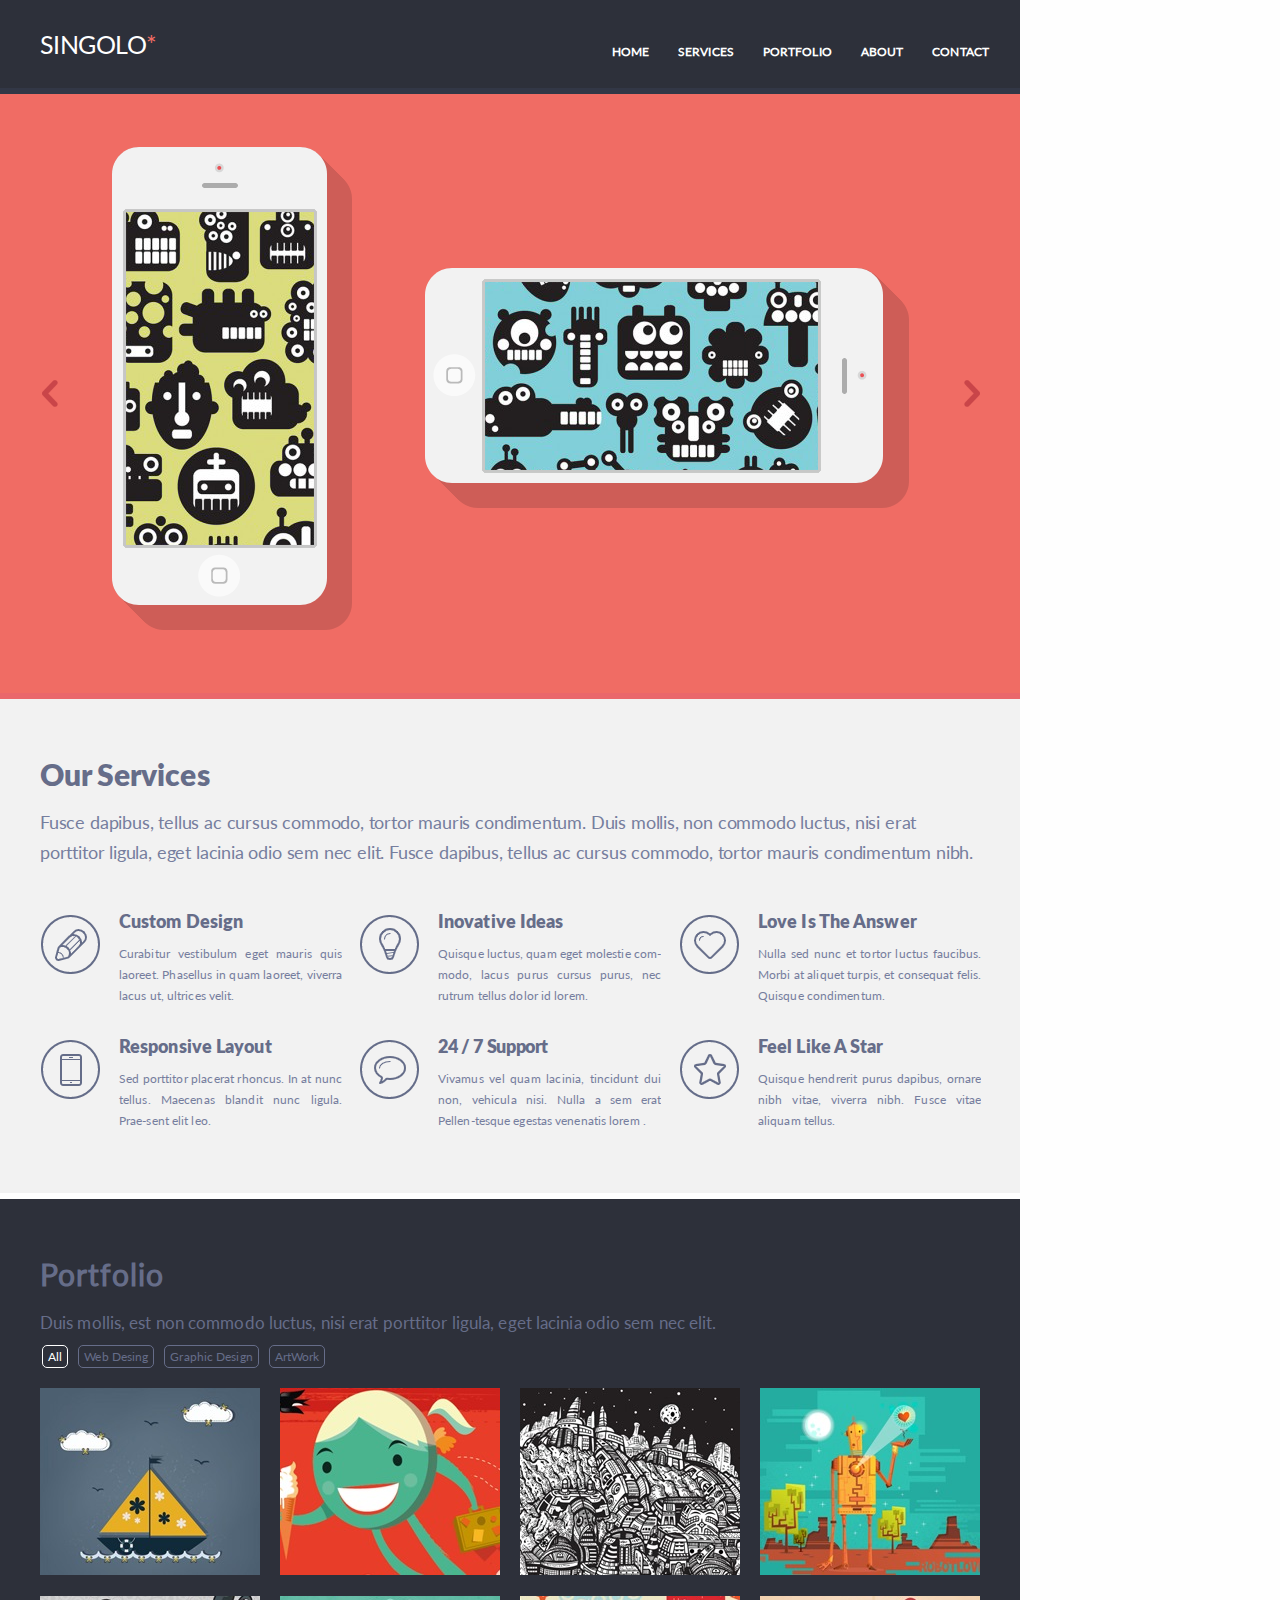
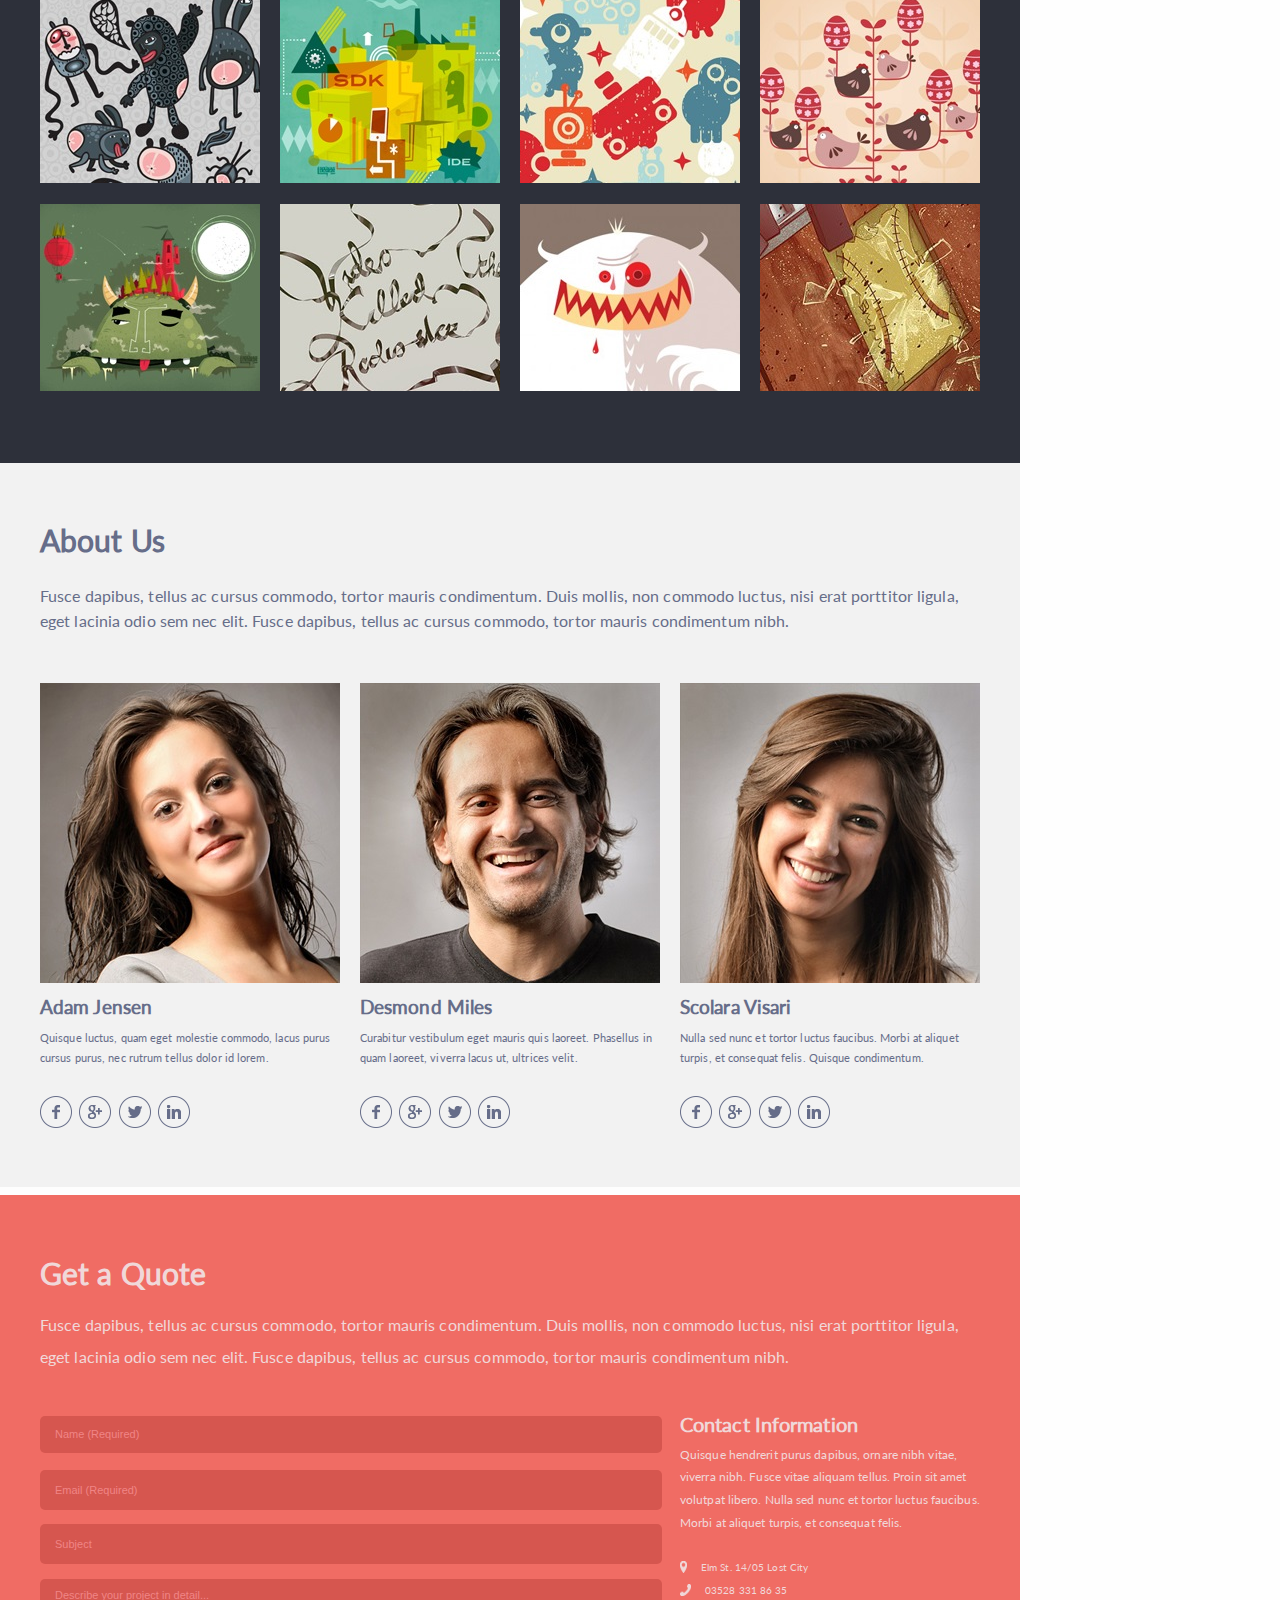
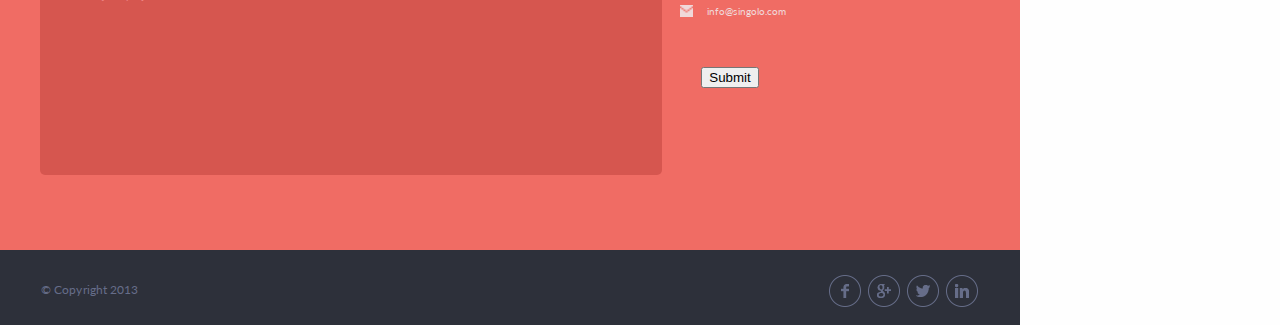
<file: index.html>
<!DOCTYPE html>
<html lang="en">
<head>
    <meta charset="UTF-8">
    <meta name="viewport" content="width=device-width, initial-scale=1.0">
    <link href="style.css" rel="stylesheet">
    <link href="https://fonts.googleapis.com/css?family=Open+Sans&display=swap" rel="stylesheet">
</head>
<body>
    <header class="header">
        <div class="wrapper">   
            <div class="header__navigation">
                <h1 class="logo">Singolo<span>*</span></h1>
                <nav class="nav">
                    <ul class="nav__element">
                        <li class="nav__element__item">home</li>
                        <li class="nav__element__item">services</li>
                        <li class="nav__element__item">portfolio</li>
                        <li class="nav__element__item">about</li>
                        <li class="nav__element__item">contact</li>
                    </ul>
                </nav>
            </div>
        </div>
    </header>
    <section class="promo">
        <div class="slide">
            <div class="wrapper">
                <div class="slide__inner">
                    <div class="slide__item">
                        <div class="phone_ver">
                            <img src="assets/images/Phone V.png" alt="phone">
                        </div>
                        <div class="phone_hor">
                            <img src="assets/images/Phone H.png" alt="phone">
                        </div>
                    </div>
                    <div class="left">
                        <div class="arrow-left">
                            <img src="assets/images/left.png" alt="left">
                        </div>
                    </div>
                    <div class="right">
                        <div class="arrow-right">
                            <img src="assets/images/right.png" alt="right">
                        </div>
                    </div>
                </div>
            </div>
        </div>
    </section>
    <section class="services">
        <div class="text-wrapper">
            <h2 class="services__title">Our Services</h2>
            <p class="services__subtitle">Fusce dapibus, tellus ac cursus commodo, tortor mauris condimentum. Duis mollis, non commodo luctus, nisi erat porttitor ligula, eget lacinia odio sem nec elit. Fusce dapibus, tellus ac cursus commodo, tortor mauris condimentum nibh.</p>
            <div class="features-wrapper">
            <div class="layout-3-column">
                <div class="benefit-content">
                    <div class="benefit-content__logo">
                        <img src="assets/images/pen.png" alt="pen">
                    </div>
                    <h3 class="benefit-content__item__title">Custom Design</h3>
                    <p class="benefit-content__item__text">Curabitur vestibulum eget mauris quis laoreet. Phasellus in
                        quam laoreet, viverra lacus ut, ultrices velit.</p>
                </div>
                <div class="benefit-content">
                    <div class="benefit-content__logo">
                        <img src="assets/images/phone.png" alt="phone">
                    </div>
                    <h3 class="benefit-content__item__title">Responsive Layout</h3>
                    <p class="benefit-content__item__text">Sed porttitor placerat rhoncus. In at nunc tellus. Maecenas
                        blandit nunc ligula. Prae-sent elit leo.</p>
                </div>
            </div>
            <div class="layout-3-column">   
                <div class="benefit-content">
                    <div class="benefit-content__logo">
                        <img src="assets/images/light.png" alt="light" >
                    </div>
                    <h3 class="benefit-content__item__title">Inovative Ideas</h3>
                    <p class="benefit-content__item__text">Quisque luctus, quam eget molestie com-modo, lacus purus
                        cursus purus, nec rutrum tellus dolor id lorem.</p>
                </div>
                <div class="benefit-content">
                    <div class="benefit-content__logo">
                        <img src="assets/images/chat.png" alt="chat" >
                    </div>
                    <h3 class="benefit-content__item__title benefit-content__item__title-ls">24  / 7  Support</h3>
                    <p class="benefit-content__item__text benefit-content__item__text-ls">Vivamus vel quam lacinia, tincidunt dui non, vehicula nisi.
                        Nulla a sem erat Pellen-tesque egestas venenatis lorem .</p>
                </div>
            </div>    
            <div class="layout-3-column">
                <div class="benefit-content">
                    <div class="benefit-content__logo">
                        <img src="assets/images/heart.png" alt="heart">
                    </div>
                    <h3 class="benefit-content__item__title">Love Is The Answer</h3>
                    <p class="benefit-content__item__text">Nulla sed nunc et tortor luctus faucibus. Morbi at aliquet turpis, et consequat felis. Quisque condimentum.</p>
                </div>
                <div class="benefit-content">
                    <div class="benefit-content__logo">
                        <img src="assets/images/star.png" alt="star">
                    </div>
                    <h3 class="benefit-content__item__title">Feel Like A Star</h3>
                    <p class="benefit-content__item__text">Quisque hendrerit purus dapibus, ornare nibh vitae, viverra
                        nibh. Fusce vitae aliquam tellus.</p>
                </div>
            </div>
            </div>
        </div> 
        </div>
    </section>
    <section>
        <div class="wrapper">
            <div class="Portfolio">
                <h2>Portfolio</h2>
                <div class="Portfolio-text">
                    <p>Duis mollis, est non commodo luctus, nisi erat porttitor ligula, eget lacinia odio sem nec elit.</p>
                </div>
                <nav>
                    <ul class="sort">
                        <li>All</li>
                        <li>Web Desing</li>
                        <li>Graphic Design </li>
                        <li>ArtWork</li>
                    </ul>
                </nav>
                <div class="layout-4-column">
                    <div class="img">
                        <img src="assets/images/portfolio-images/row1/1.jpg" alt="phone">
                    </div>
                    <div class="img">
                        <img src="assets/images/portfolio-images/row1/2.jpg" alt="phone">
                    </div>
                    <div class="img">
                        <img src="assets/images/portfolio-images/row1/3.jpg" alt="phone">
                    </div>
                    <div class="img">
                        <img src="assets/images/portfolio-images/row1/4.jpg" alt="phone">
                    </div>
                </div>
                <div class="layout-4-column">
                    <div class="img">
                        <img src="assets/images/portfolio-images/row2/1.jpg" alt="phone">
                    </div>
                    <div class="img">
                        <img src="assets/images/portfolio-images/row2/2.jpg" alt="phone">
                    </div>
                    <div class="img">
                        <img src="assets/images/portfolio-images/row2/3.jpg" alt="phone">
                    </div>
                    <div class="img">
                        <img src="assets/images/portfolio-images/row2/4.jpg" alt="phone">
                    </div>
                </div>
                <div class="layout-4-column">
                    <div class="img">
                        <img src="assets/images/portfolio-images/row3/1.jpg" alt="phone">
                    </div>
                    <div class="img">
                        <img src="assets/images/portfolio-images/row3/2.jpg" alt="phone">
                    </div>
                    <div class="img">
                        <img src="assets/images/portfolio-images/row3/3.jpg" alt="phone">
                    </div>
                    <div class="img">
                        <img src="assets/images/portfolio-images/row3/4.jpg" alt="phone">
                    </div>
                </div>
            </div>
    
    
        </div>
    </section>
    <section>
        <div class=" aboutus">
            <div>
                <h2 class="aboutus-header">About Us</h2>
                <p class="aboutus-text">Fusce dapibus, tellus ac cursus commodo, tortor mauris condimentum.
                    Duis mollis, non commodo luctus, nisi erat porttitor ligula, eget lacinia odio sem nec elit. Fusce
                    dapibus, tellus ac cursus commodo, tortor mauris condimentum nibh.</p>
            </div>
    
    
            <div class="employees-conteiner">
                <div class="employees">
                    <div class="img">
                        <img src="assets/images/employees-photo/adam.jpg" alt="phone">
                    </div>
                    <h3 class="employees-header">Adam Jensen</h3>
                    <p class="employees-content">Quisque luctus, quam eget molestie commodo, lacus purus cursus purus, nec rutrum tellus dolor id
                        lorem.</p>
                    <div class="share">
                        <img src="assets/images\Social Media/Facebook.png" alt="heart">
                        <img src="assets/images\Social Media/Google.png" alt="heart">
                        <img src="assets/images\Social Media/Twitter.png" alt="heart">
                        <img src="assets/images\Social Media/LinkedIn.png" alt="heart">
                    </div>
                </div>
    
                <div class="employees">
                    <div class="img">
                        <img src="assets/images/employees-photo/desmond.jpg" alt="phone">
                    </div>
                    <h3 class="employees-header">Desmond Miles</h3>
                    <p class="employees-content">Curabitur vestibulum eget mauris quis laoreet. Phasellus in quam laoreet, viverra lacus ut,
                        ultrices velit.</p>
                    <div class="share">
                        <img src="assets/images\Social Media/Facebook.png" alt="heart">
                        <img src="assets/images\Social Media/Google.png" alt="heart">
                        <img src="assets/images\Social Media/Twitter.png" alt="heart">
                        <img src="assets/images\Social Media/LinkedIn.png" alt="heart">
                    </div>
                </div>
    
    
                <div class="employees">
                    <div class="img">
                        <img src="assets/images/employees-photo/scolara.jpg" alt="phone">
                    </div>
                    <h3 class="employees-header">Scolara Visari</h3>
                    <p class="employees-content">Nulla sed nunc et tortor luctus faucibus. Morbi at aliquet turpis, et consequat felis. Quisque
                        condimentum.</p>
                    <div class="share">
                        <img src="assets/images\Social Media/Facebook.png" alt="heart">
                        <img src="assets/images\Social Media/Google.png" alt="heart">
                        <img src="assets/images\Social Media/Twitter.png" alt="heart">
                        <img src="assets/images\Social Media/LinkedIn.png" alt="heart">
                    </div>
                </div>
    
            </div>
    
        </div>
    
    
        </div>
    </section>
    <section class="quote-container">
        <div class="wrapper">
            <div class="quote">
                <div>
                    <h1 class="qoute__h">Get a Quote</h1>
                    <p class="text__quote">Fusce dapibus, tellus ac cursus commodo, tortor mauris condimentum. Duis mollis,
                        non commodo luctus,
                        nisi
                        erat porttitor ligula, eget lacinia odio sem nec elit. Fusce dapibus, tellus ac cursus commodo,
                        tortor
                        mauris condimentum nibh.</p>
                </div>
                <div class="reg">
                    <div class="layout-5-column">
                        <input class="name" type="name" value="Name (Required) ">
                        <input class="email" type="email" value="Email (Required)">
                        <input class="subject" type="subject" value="Subject">
                        <input class="detail"  type="text" value="Describe your project in detail..." >
                    </div>
                    <div class="contact">
                        <h2 class="contact_inf">Contact Information</h2>
                        <p class="contact__text">Quisque hendrerit purus dapibus, ornare nibh vitae, viverra nibh. Fusce
                            vitae aliquam tellus.
                            Proin
                            sit amet volutpat libero. Nulla sed nunc et tortor luctus faucibus. Morbi at aliquet turpis, et
                            consequat felis. </p>
                        <div class="iqons_1">
                            <img class="inqons__feat1" src="assets/images/location.png" alt="">
                            <p class="contact_iqons">Elm St. 14/05 Lost City</p>
                        </div>
                        <div class="iqons_2">
                            <img class="inqons__feat2" src="assets/images/phone..png" alt="">
                            <p class="contact_iqons"> 03528 331 86 35 </p>
                        </div>
                        <div class="iqons_3">
                            <img class="inqons__feat3" src="assets/images/mail.png" alt="">
                            <p class="contact_iqons">info@singolo.com</p>
                            
                        </div>
                        <p class="Submit" style="text-align: center"><button>Submit</button>
                    </div>
                </div>
            </div>
        </div>
    </section>
    <footer>
        <div class="wrapper">
            <div class="footer">
                <div class="footer__text">
                    <p> © Copyright 2013</p>
                </div>
                <div class="social">
                    <div class="social_1">
                        <img src="assets/images\Social Media/Facebook.png" alt="heart">
                    </div>
                    <div class="social_1">
                        <img src="assets/images\Social Media/Google.png" alt="heart">
                    </div>
                    <div class="social_1">
                        <img src="assets/images\Social Media/Twitter.png" alt="heart">
                    </div>
                    <div class="social_1">
                        <img src="assets/images\Social Media/LinkedIn.png" alt="heart">
                    </div>
                </div>
            </div>
    </footer>
</body>
</html>
</file>
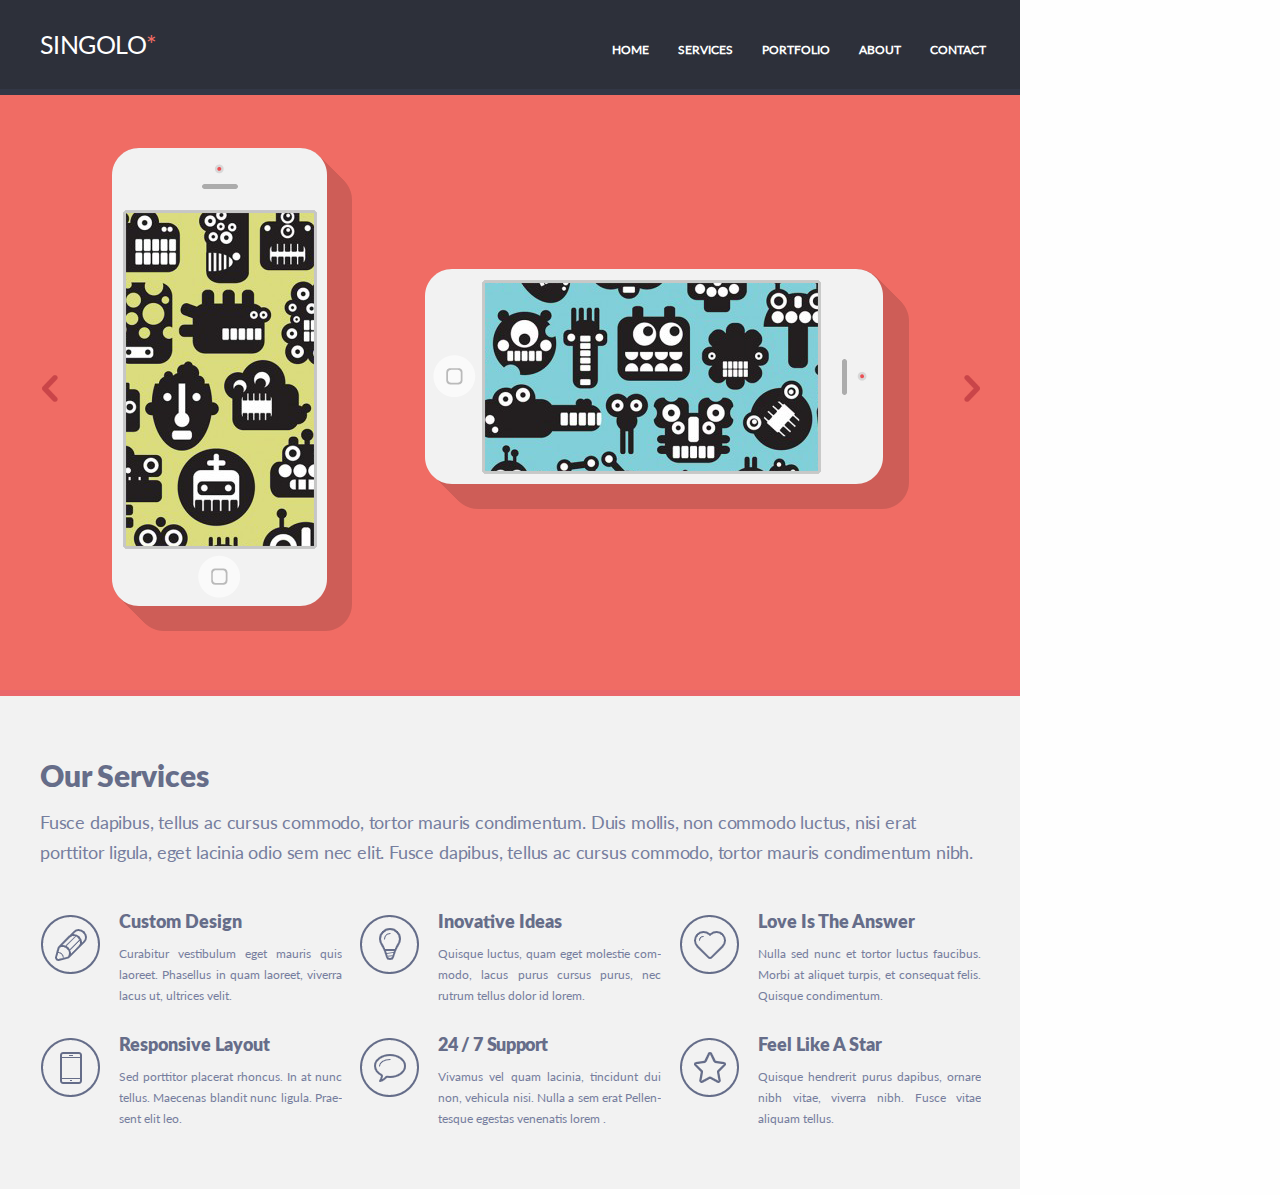
<file: singolo.html>
<!DOCTYPE html>
<html lang="en">
<head>
    <meta charset="UTF-8">
    <meta name="viewport" content="width=device-width, initial-scale=1.0">
    <link href="singolo.css" rel="stylesheet">
    <link href="https://fonts.googleapis.com/css?family=Open+Sans&display=swap" rel="stylesheet">
</head>
<body>
    <header class="header">
        <div class="wrapper">
            <div class="header__navigation">
                <h1 class="logo">Singolo<span>*</span></h1>
                <nav class="nav">
                    <ul class="nav__element">
                        <li class="nav__element__item">home</li>
                        <li class="nav__element__item">services</li>
                        <li class="nav__element__item">portfolio</li>
                        <li class="nav__element__item">about</li>
                        <li class="nav__element__item">contact</li>
                    </ul>
                </nav>
            </div>
        </div>
    </header>
    <section class="promo">
        <div class="slide">
            <div class="wrapper">
                <div class="slide__inner">
                    <div class="slide__item">
                        <div class="phone_ver">
                            <img src="assets/images/Phone V.png" alt="phone">
                        </div>
                        <div class="phone_hor">
                            <img src="assets/images/Phone H.png" alt="phone">
                        </div>
                    </div>
                    <div class="left">
                        <div class="arrow-left">
                            <img src="assets/images/left.png" alt="left">
                        </div>
                    </div>
                    <div class="right">
                        <div class="arrow-right">
                            <img src="assets/images/right.png" alt="right">
                        </div>
                    </div>
                </div>
            </div>
        </div>
    </section>
    <section class="services">
        <div class="text-wrapper">
            <h2 class="services__title">Our Services</h2>
            <p class="services__subtitle">Fusce dapibus, tellus ac cursus commodo, tortor mauris condimentum. Duis mollis, non commodo luctus, nisi erat porttitor ligula, eget lacinia odio sem nec elit. Fusce dapibus, tellus ac cursus commodo, tortor mauris condimentum nibh.</p>
            <div class="features-wrapper">
            <div class="layout-3-column">
                <div class="benefit-content">
                    <div class="benefit-content__logo">
                        <img src="assets/images/pen.png" alt="pen">
                    </div>
                    <h3 class="benefit-content__item__title">Custom Design</h3>
                    <p class="benefit-content__item__text">Curabitur vestibulum eget mauris quis laoreet. Phasellus in
                        quam laoreet, viverra lacus ut, ultrices velit.</p>
                </div>
                <div class="benefit-content">
                    <div class="benefit-content__logo">
                        <img src="assets/images/phone.png" alt="phone">
                    </div>
                    <h3 class="benefit-content__item__title">Responsive Layout</h3>
                    <p class="benefit-content__item__text">Sed porttitor placerat rhoncus. In at nunc tellus. Maecenas
                        blandit nunc ligula. Prae-sent elit leo.</p>
                </div>
            </div>
            <div class="layout-3-column">   
                <div class="benefit-content">
                    <div class="benefit-content__logo">
                        <img src="assets/images/light.png" alt="light" >
                    </div>
                    <h3 class="benefit-content__item__title">Inovative Ideas</h3>
                    <p class="benefit-content__item__text">Quisque luctus, quam eget molestie com-modo, lacus purus
                        cursus purus, nec rutrum tellus dolor id lorem.</p>
                </div>
                <div class="benefit-content">
                    <div class="benefit-content__logo">
                        <img src="assets/images/chat.png" alt="chat" >
                    </div>
                    <h3 class="benefit-content__item__title benefit-content__item__title-ls">24  / 7  Support</h3>
                    <p class="benefit-content__item__text benefit-content__item__text-ls">Vivamus vel quam lacinia, tincidunt dui non, vehicula nisi.
                        Nulla a sem erat Pellen-tesque egestas venenatis lorem .</p>
                </div>
            </div>    
            <div class="layout-3-column">
                <div class="benefit-content">
                    <div class="benefit-content__logo">
                        <img src="assets/images/heart.png" alt="heart">
                    </div>
                    <h3 class="benefit-content__item__title">Love Is The Answer</h3>
                    <p class="benefit-content__item__text">Nulla sed nunc et tortor luctus faucibus. Morbi at aliquet turpis, et consequat felis. Quisque condimentum.</p>
                </div>
                <div class="benefit-content">
                    <div class="benefit-content__logo">
                        <img src="assets/images/star.png" alt="star">
                    </div>
                    <h3 class="benefit-content__item__title">Feel Like A Star</h3>
                    <p class="benefit-content__item__text">Quisque hendrerit purus dapibus, ornare nibh vitae, viverra
                        nibh. Fusce vitae aliquam tellus.</p>
                </div>
            </div>
            </div>
        </div> 
        </div>
    </section>
</body>
</html>
</file>
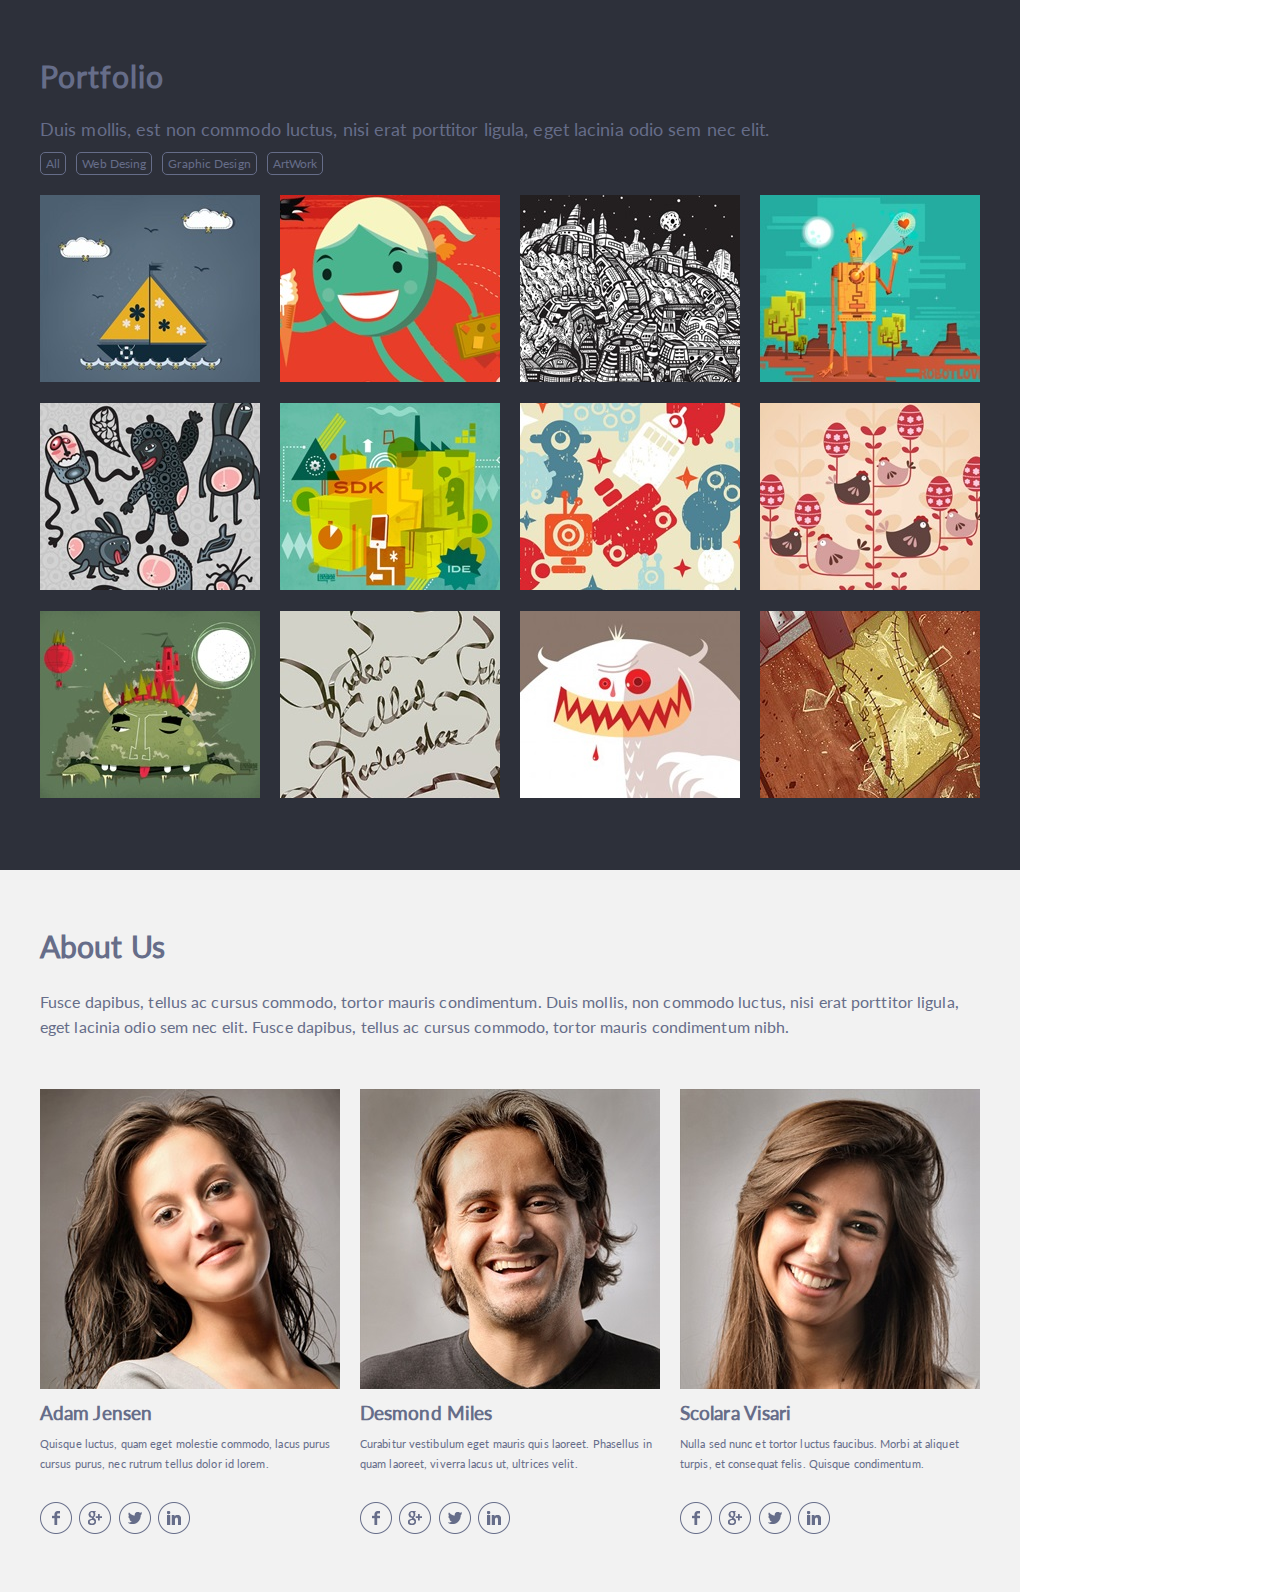
<file: singolo2.html>
<!DOCTYPE html>
<html lang="en">

<head>
    <meta charset="UTF-8">
    <meta name="viewport" content="width=device-width, initial-scale=1.0">
    <link href="singolo2.css" rel="stylesheet">
    <link href="https://fonts.googleapis.com/css?family=Open+Sans&display=swap" rel="stylesheet">
</head>
<section>
    <div class="wrapper">
        <div class="Portfolio">
            <h2>Portfolio</h2>
            <div class="Portfolio-text">
                <p>Duis mollis, est non commodo luctus, nisi erat porttitor ligula, eget lacinia odio sem nec elit.</p>
            </div>
            <nav>
                <ul class="sort">
                    <li>All</li>
                    <li>Web Desing</li>
                    <li>Graphic Design </li>
                    <li>ArtWork</li>
                </ul>
            </nav>
            <div class="layout-4-column">
                <div class="img">
                    <img src="assets/images/portfolio-images/row1/1.jpg" alt="phone">
                </div>
                <div class="img">
                    <img src="assets/images/portfolio-images/row1/2.jpg" alt="phone">
                </div>
                <div class="img">
                    <img src="assets/images/portfolio-images/row1/3.jpg" alt="phone">
                </div>
                <div class="img">
                    <img src="assets/images/portfolio-images/row1/4.jpg" alt="phone">
                </div>
            </div>
            <div class="layout-4-column">
                <div class="img">
                    <img src="assets/images/portfolio-images/row2/1.jpg" alt="phone">
                </div>
                <div class="img">
                    <img src="assets/images/portfolio-images/row2/2.jpg" alt="phone">
                </div>
                <div class="img">
                    <img src="assets/images/portfolio-images/row2/3.jpg" alt="phone">
                </div>
                <div class="img">
                    <img src="assets/images/portfolio-images/row2/4.jpg" alt="phone">
                </div>
            </div>
            <div class="layout-4-column">
                <div class="img">
                    <img src="assets/images/portfolio-images/row3/1.jpg" alt="phone">
                </div>
                <div class="img">
                    <img src="assets/images/portfolio-images/row3/2.jpg" alt="phone">
                </div>
                <div class="img">
                    <img src="assets/images/portfolio-images/row3/3.jpg" alt="phone">
                </div>
                <div class="img">
                    <img src="assets/images/portfolio-images/row3/4.jpg" alt="phone">
                </div>
            </div>
        </div>


    </div>
</section>
<section>
    <div class="wrapper aboutus">
        <div>
            <h2 class="aboutus-header">About Us</h2>
            <p class="aboutus-text">Fusce dapibus, tellus ac cursus commodo, tortor mauris condimentum.
                Duis mollis, non commodo luctus, nisi erat porttitor ligula, eget lacinia odio sem nec elit. Fusce
                dapibus, tellus ac cursus commodo, tortor mauris condimentum nibh.</p>
        </div>


        <div class="employees-conteiner">
            <div class="employees">
                <div class="img">
                    <img src="assets/images/employees-photo/adam.jpg" alt="phone">
                </div>
                <h3 class="employees-header">Adam Jensen</h3>
                <p class="employees-content">Quisque luctus, quam eget molestie commodo, lacus purus cursus purus, nec rutrum tellus dolor id
                    lorem.</p>
                <div class="share">
                    <img src="assets/images\Social Media/Facebook.png" alt="heart">
                    <img src="assets/images\Social Media/Google.png" alt="heart">
                    <img src="assets/images\Social Media/Twitter.png" alt="heart">
                    <img src="assets/images\Social Media/LinkedIn.png" alt="heart">
                </div>
            </div>

            <div class="employees">
                <div class="img">
                    <img src="assets/images/employees-photo/desmond.jpg" alt="phone">
                </div>
                <h3 class="employees-header">Desmond Miles</h3>
                <p class="employees-content">Curabitur vestibulum eget mauris quis laoreet. Phasellus in quam laoreet, viverra lacus ut,
                    ultrices velit.</p>
                <div class="share">
                    <img src="assets/images\Social Media/Facebook.png" alt="heart">
                    <img src="assets/images\Social Media/Google.png" alt="heart">
                    <img src="assets/images\Social Media/Twitter.png" alt="heart">
                    <img src="assets/images\Social Media/LinkedIn.png" alt="heart">
                </div>
            </div>


            <div class="employees">
                <div class="img">
                    <img src="assets/images/employees-photo/scolara.jpg" alt="phone">
                </div>
                <h3 class="employees-header">Scolara Visari</h3>
                <p class="employees-content">Nulla sed nunc et tortor luctus faucibus. Morbi at aliquet turpis, et consequat felis. Quisque
                    condimentum.</p>
                <div class="share">
                    <img src="assets/images\Social Media/Facebook.png" alt="heart">
                    <img src="assets/images\Social Media/Google.png" alt="heart">
                    <img src="assets/images\Social Media/Twitter.png" alt="heart">
                    <img src="assets/images\Social Media/LinkedIn.png" alt="heart">
                </div>
            </div>

        </div>

    </div>


    </div>
</section>
</file>
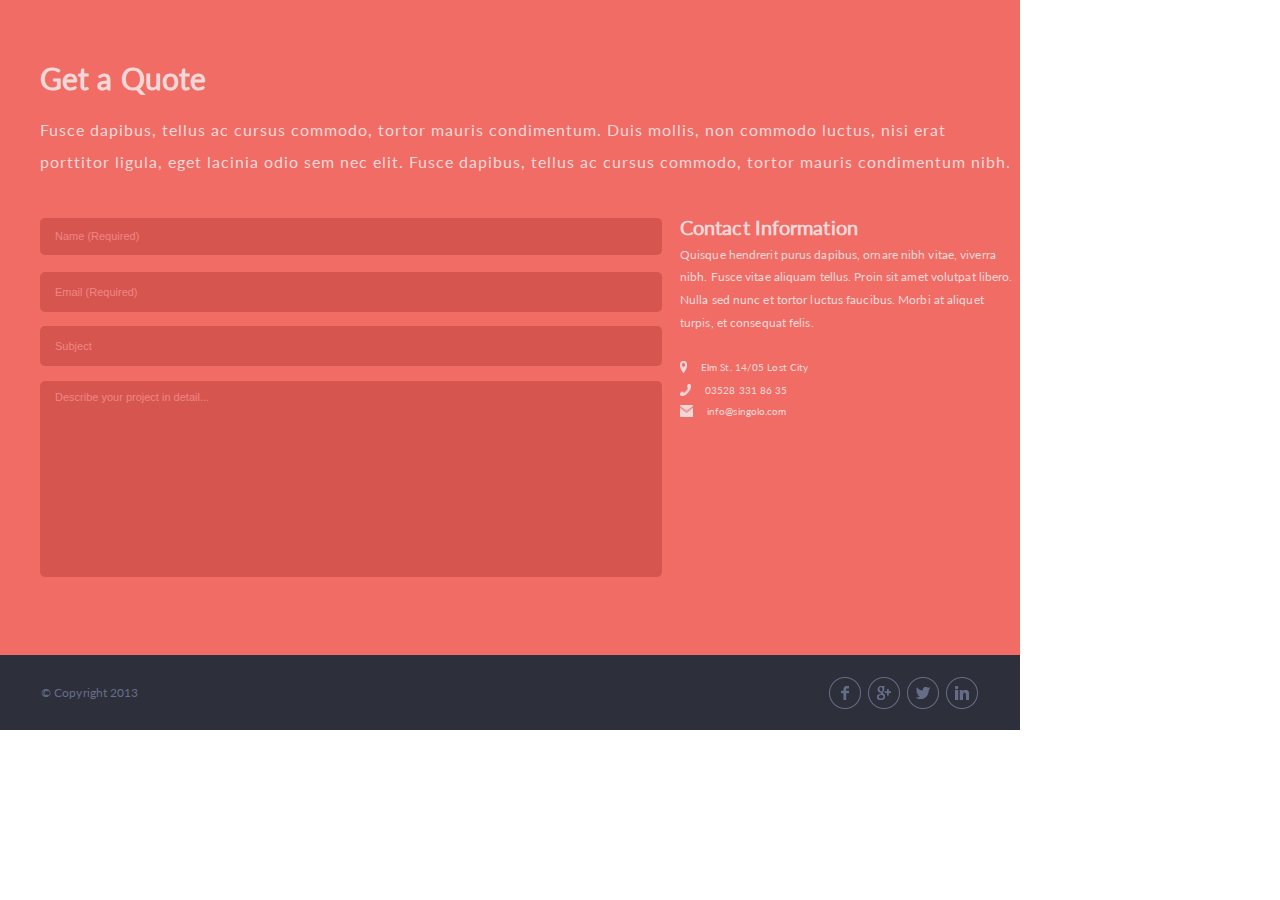
<file: singolo3.html>
<!DOCTYPE html>
<html lang="en">

<head>
    <meta charset="UTF-8">
    <meta name="viewport" content="width=device-width, initial-scale=1.0">
    <link href="singolo3.css" rel="stylesheet">
    <link href="https://fonts.googleapis.com/css?family=Open+Sans&display=swap" rel="stylesheet">
</head>
<section>
    <div class="wrapper">
        <div class="quote">
            <div>
                <h1 class="qoute__h">Get a Quote</h1>
                <p class="text__quote">Fusce dapibus, tellus ac cursus commodo, tortor mauris condimentum. Duis mollis,
                    non commodo luctus,
                    nisi
                    erat porttitor ligula, eget lacinia odio sem nec elit. Fusce dapibus, tellus ac cursus commodo,
                    tortor
                    mauris condimentum nibh.</p>
            </div>
            <div class="reg">
                <div class="layout-4-column">
                    <input class="name" type="name" value="Name (Required) ">
                    <input class="email" type="email" value="Email (Required)">
                    <input class="subject" type="subject" value="Subject">
                    <input class="detail"  type="text" value="Describe your project in detail..." >
                </div>
                <div class="contact">
                    <h2 class="contact_inf">Contact Information</h2>
                    <p class="contact__text">Quisque hendrerit purus dapibus, ornare nibh vitae, viverra nibh. Fusce
                        vitae aliquam tellus.
                        Proin
                        sit amet volutpat libero. Nulla sed nunc et tortor luctus faucibus. Morbi at aliquet turpis, et
                        consequat felis. </p>
                    <div class="iqons_1">
                        <img class="inqons__feat1" src="assets/images/location.png" alt="">
                        <p class="contact_iqons">Elm St. 14/05 Lost City</p>
                    </div>
                    <div class="iqons_2">
                        <img class="inqons__feat2" src="assets/images/phone..png" alt="">
                        <p class="contact_iqons"> 03528 331 86 35 </p>
                    </div>
                    <div class="iqons_3">
                        <img class="inqons__feat3" src="assets/images/mail.png" alt="">
                        <p class="contact_iqons">info@singolo.com</p>
                    </div>
                </div>
            </div>
        </div>
    </div>
</section>
<footer>
    <div class="wrapper">
        <div class="footer">
            <div class="footer__text">
                <p> © Copyright 2013</p>
            </div>
            <div class="social">
                <div class="social_1">
                    <img src="assets/images\Social Media/Facebook.png" alt="heart">
                </div>
                <div class="social_1">
                    <img src="assets/images\Social Media/Google.png" alt="heart">
                </div>
                <div class="social_1">
                    <img src="assets/images\Social Media/Twitter.png" alt="heart">
                </div>
                <div class="social_1">
                    <img src="assets/images\Social Media/LinkedIn.png" alt="heart">
                </div>
            </div>
        </div>
</footer>
</file>
<file: style.css>
@font-face {
    font-family: 'Lato Black';
    src: url('assets/fonts/Lato-Black.ttf') format('truetype');
    font-weight: normal;
    font-style: normal;
}

@font-face {
    font-family: 'Lato Regular';
    src: url('assets/fonts/Lato-Regular.ttf') format('truetype');
    font-weight: normal;
    font-style: normal;
}
h1{
    font-family: 'Lato Regular', Verdana, sans-serif;
}
h3{
    font-family: 'Lato Regular', Verdana, sans-serif;
}
p{
    font-family: 'Lato Regular', Verdana, sans-serif;
}
    
html {
    font-size: 10px;
}

body{
    font-size: 1.6rem;
    background-color: #fefefe;
    margin: 0;
    width: 1020px;
}

.wrapper{
    max-width: 1020px;
    width: 100%;
    margin: 0;
    /* padding: 0 40px; */
}

.header{
    padding: 17px 0px;
    background-color:#2d303a; 
    border-bottom: solid 6px #323746;
    
    
}

.header__navigation{
    display: flex;
    padding: 0 40px;
}

.logo {
    font-size: 2.5rem;
    font-weight: 300;
    line-height: 1;
    letter-spacing: -.55px;
    color: #fff;
    text-transform: uppercase;
    cursor: pointer;
    margin: auto 0;
    
}

.logo span {
    color: #f06c64
}

.nav__element {
    display: flex;
    color: #fff;
    font-size: 1.2rem;
    font-weight: 700;
    list-style: none;
    text-transform: uppercase;
    margin-left: 415px;
    align-items: center;
    padding-top: 15px;
    

    
}

.nav__element__item {
    margin-right: 29px;
    cursor: pointer;
    font-family: 'Lato Regular',Verdana, sans-serif;
    

}

.nav__element__item::after {
    content: "";
    background-color: #434759;
    width: 3px;
    height: 3px;
    border-radius: 50%;
    position: absolute;
    top: 50%;
    right: -16px;

}

.nav__element__item:hover {
    color: #f06c64;
}

.nav__element__item:last-child {
    margin-right: 0;
}

.nav__element__item:last-child::after {
    width: 0;
}

.nav__element__item-active {
    color: #f06c64;
}

.slide {
    height: 599px;
    background-color: #f06c64;
    border-bottom: solid 6px #ea676b;
}

.slide__inner {
    position: relative;
}

.slide__item {
    display: flex;
    padding: 0 40px;
}
.right{
    padding-left: 50;

}

.phone_ver {
    padding: 53px 0 0 72px;
}

.phone_hor {
    padding: 174px 0 0 73px;

}

.left {
    position: absolute;
    top: 53%;
    left: 42px;
    cursor: pointer;
}

.right {
    position: absolute;
    top: 53%;
    right: 40px;
    cursor: pointer;
}

.services {
    padding: 60px 0 31px;
    background-color: #f2f2f2;
    border-bottom: 6px solid #fff;
}

.services__title {
    margin-bottom: 21px;
    font-family: 'Lato Black', Verdana, sans-serif;
    font-size: 3rem;
    font-weight: 400;
    color: #666d89;
    word-spacing: -1.5px;

}

.services__subtitle {
    width: 940px;
    height: 57px;
    font-size: 18px;
    line-height: 30px;
    color: #767e9e;
    font-weight: 300;
    text-align: left;
    font-family: 'Lato Regular',Verdana, sans-serif;
    margin-top: -9px;
    letter-spacing: -0.18px;
}

.layout-3-column {
    display: flex;
    flex-wrap: wrap;
    justify-content: space-between;
}

.benefit-content {
    margin-bottom: 2px;
    width: 57%;
    max-width: 299px;
    max-height: 150px;
    padding-left: 93px;
    overflow: hidden;
    position: relative;
    margin-bottom: 16px;
}

.benefit-content__logo {
    display: flex;
    justify-content: center;
    align-items: center;
    width: 59px;
    height: 59px;
    padding: 15px;
    border-radius: 50%;
    position: absolute;
    top: 3px;
    left: 0;
}

.benefit-content__item__title {
    margin-bottom: 9px;
    font-family: "Lato Black", Verdana, sans-serif;
    color: #666d89;
    font-size: 1.8rem;
    font-weight: 400;
    width: 350px;
    margin-top: 15px;
}

.benefit-content__item__text {
    color: #767e9e;
    font-size: 1.2rem;
    line-height: 21px;
    text-align: justify;
    margin-top: 5px;
}

.benefit-content__item__title-ls {
    letter-spacing: -.35px;
}

.text-wrapper{
    width:90%;

    padding: 0 40px;
    
}

.layout-3-column{
    display: flex;
    flex-direction: column;
    margin: 15px;
    margin-left:-88px;
}
.layout-3-column:first-child{
    margin-left:-54px;
}
.layout-3-column:last-child{
    margin-left: -87px;
}
.features-wrapper{
    display: flex;
    flex-direction: row;
    max-width: 1020px;
    width: 100%;
    margin: 0;
    padding: 0 40px;
    margin-top: 18px;
    
}

.wrapper{
    max-width: 1020px;
    width: 100%;

    
}

.Portfolio{
    background-color: #2d303a;
    width: 940px;
    color: #666d89;
    font-family: 'Lato Regular',Verdana, sans-serif;
    font-size: 20px;
    letter-spacing: 1px;
    padding: 57px 40px;
    height: 750px;
}
h2{
    margin: 0;
    font-weight: 1000;
}

.aboutus{
    color:#666d89 ;
    background-color: #f2f2f2;
    padding: 59px 40px;
    max-width: 1020px;
}
.aboutus-header{
    font-size: 30px;
    font-weight: 990;
    letter-spacing: .1px;

}

.layout-4-column {
    display: flex;
    flex-wrap: wrap;
    justify-content: space-between;
    margin-bottom: -3px;
    margin-top: 20px;
}

.sort{
    display:flex;
    list-style-type: none;
    padding: 0;
    margin-top: 12px;
    font-size: 12px;
    letter-spacing:.1px;
    margin-left: 2px;
}
.sort li:first-child{
    color: white;
    border-color: white;
}
.sort li{
    border: 1px solid #666d89;
    border-radius: 5px;
    padding: 3px 5px;
    margin-right: 10px;
}

li:hover{
    color: white;
    border-color: white;
    cursor: pointer;
}

.employees{

    width: 300px;

}

section{
    

    width: 1020px;
}

.Portfolio-text p{
    font-size: 17px;
    margin-top: 20px;

}

body{
    margin: 0;
    font-family: 'Lato Regular',Verdana, sans-serif;
    letter-spacing: .1px;
}

p{
    letter-spacing: .1px;
    margin: 0;
}

.aboutus-text{
    margin: 25px 0;
    line-height: 25px;
    font-size: 16px;
}


.employees-conteiner{
    display: flex;
    flex-direction: row;
    margin-top: 50px;
    justify-content: space-between;

}

.employees-header{
    margin-top: 10px;
    margin-bottom: 0;

}

.employees-content{
    margin-top: 10px;
    font-size: 11px;
    line-height: 20px;
    width: 100%;
    
}

.share{
    margin-top: 28px;
    display: flex;
    justify-content: space-between;
    width: 50%;

}


body{
    margin: 0;
    font-family: 'Lato Regular',Verdana, sans-serif;
    letter-spacing: .1px;
    
}

.name{
    margin-top: 40px;
    width: 605px;
    height: 35px;
    background-color:  #d6564f;
    border-radius: 5px;
    border: none;
    color: #f08586;
    padding-left: 15px;
    font-size: 11px;
}
.email{
    margin-top: 17px;
    width: 605px;
    height: 38px;
    background-color:  #d6564f;
    border-radius: 5px;
    border: none;
    color: #f08586;
    padding-left: 15px;
    font-size: 11px;
}

.subject{
    margin-top: 14px;
    width: 605px;
    height: 38px;
    background-color:  #d6564f;
    border-radius: 5px;
    border: none;
    color: #f08586;
    padding-left: 15px;
    font-size: 11px;
}

.detail{
    margin-top: 15px;
    width:605px;
    height: 30px;
    background-color:  #d6564f;
    border-radius: 5px;
    border: none;
    color: #f08586;
    padding-left: 15px;
    font-size: 11px;
    padding-bottom: 165px;


}

.quote{
    background-color: #f06c64;
    padding-top: 60px;
    padding-left: 40px;
    height: 595px;
    color: #f0d8d9;
    padding-right: 40px;  
}
.quote-container{
    margin-top: 8px;
}
.qoute__h{
    font-size: 30px;
}
.text__quote{
    padding-top: 18px;
    line-height: 1.99;
}

.wrapper{
    max-width: 1020px;
    width: 100%;

}

.layout-5-column{
    display: flex;
    flex-direction: column;
    justify-content: space-between;
    margin-top: 3px;
}

.reg{
    display: flex;
    flex-direction: row;
    justify-content: space-between;

}

.footer{
    background-color: #2d303a;
    display: flex;
    flex-direction: row;
    justify-content: space-between;
    height: 75px;
    
} 
.social{
    padding-top: 25px;
    padding-right: 35px;
    padding-left: 22px;
    display: flex;
    flex-direction: row;
    cursor: pointer;

    
}
.footer__text{
    padding-top: 32px;
    padding-left: 41px;
    font-size: 12px;
    color: #666d89;
}

.contact{
    padding-top: 39px;
    padding-left: 18px;
    font-size: 10px;
    
}

.iqons_1{
    padding-top: 26px;
    display: flex;
    flex-direction: row;
    
}
.iqons_2{
    padding-top: 11px;
    display: flex;
    flex-direction: row;  
}
.iqons_3{
    padding-top: 9px;
    display: flex;
    flex-direction: row;  
}
.contact_iqons{
    padding-left: 14px;
}

.contact_inf{
    font-size: 20px;
}

.contact__text{
    padding-top: 8px;
    line-height: 1.9;
    letter-spacing:0,5px ;
    font-size: 12px;
}

p{

    margin: 0;
}
h2{
    margin: 0;

}
h1{
    margin: 0;
}

.social_1{
    padding-right: 7px;
}

.Submit{
    margin-top: 50px;
    margin-right: 200px;
}
</file>
<file: singolo.css>
@font-face {
    font-family: 'Lato Black';
    src: url('assets/fonts/Lato-Black.ttf') format('truetype');
    font-weight: normal;
    font-style: normal;
}

@font-face {
    font-family: 'Lato Regular';
    src: url('assets/fonts/Lato-Regular.ttf') format('truetype');
    font-weight: normal;
    font-style: normal;
}
h1{
    font-family: 'Lato Regular', Verdana, sans-serif;

}
h3{
    font-family: 'Lato Regular', Verdana, sans-serif;

}
p{
    font-family: 'Lato Regular', Verdana, sans-serif;

}
    
html {
    font-size: 10px;
}

body{
    font-size: 1.6rem;
    background-color: #fefefe;
    margin: 0;
    width: 1020px;
}

.wrapper{
    max-width: 1020px;
    width: 100%;
    margin: 0;
    padding: 0 40px;
}

.header{
    padding: 15px 0px;
    background-color:#2d303a; 
    border-bottom: solid 6px #323746;
    
    
}

.header__navigation{
    display: flex;
}

.logo {
    font-size: 2.5rem;
    font-weight: 300;
    line-height: 1;
    letter-spacing: -.55px;
    color: #fff;
    text-transform: uppercase;
    cursor: pointer;
    
}

.logo span {
    color: #f06c64
}

.nav__element {
    display: flex;
    color: #fff;
    font-size: 1.2rem;
    font-weight: 700;
    list-style: none;
    text-transform: uppercase;
    margin-left: 415px;
    align-items: center;
    padding-top: 15px;
    

    
}

.nav__element__item {
    margin-right: 29px;
    cursor: pointer;
    font-family: 'Lato Regular',Verdana, sans-serif;
    

}

.nav__element__item::after {
    content: "";
    background-color: #434759;
    width: 3px;
    height: 3px;
    border-radius: 50%;
    position: absolute;
    top: 50%;
    right: -16px;

}

.nav__element__item:hover {
    color: #f06c64;
}

.nav__element__item:last-child {
    margin-right: 0;
}

.nav__element__item:last-child::after {
    width: 0;
}

.nav__element__item-active {
    color: #f06c64;
}

.slide {
    height: 595px;
    background-color: #f06c64;
    border-bottom: solid 6px #ea676b;
}

.slide__inner {
    position: relative;
}

.slide__item {
    display: flex;

}
.right{
    padding-left: 50;

}

.phone_ver {
    padding: 53px 0 0 72px;
}

.phone_hor {
    padding: 174px 0 0 73px;

}

.left {
    position: absolute;
    top: 52%;
    left: 2px;
    cursor: pointer;
}

.right {
    position: absolute;
    top: 52%;
    right: 80px;
    cursor: pointer;
}

.services {
    padding: 40px 0 31px;
    background-color: #f2f2f2;
    border-bottom: 6px solid #fff;
}

.services__title {
    margin-bottom: 16px;
    font-family: 'Lato Black', Verdana, sans-serif;
    font-size: 3rem;
    font-weight: 400;
    color: #666d89;
    word-spacing: -1.5px;
}

.services__subtitle {
    width: 940px;
    height: 57px;
    font-size: 18px;
    line-height: 30px;
    color: #767e9e;
    font-weight: 300;
    text-align: left;
    font-family: 'Lato Regular',Verdana, sans-serif;
    margin-top: -5px;
    letter-spacing: -0.18px;
}

.layout-3-column {
    display: flex;
    flex-wrap: wrap;
    justify-content: space-between;
}

.benefit-content {
    margin-bottom: 2px;
    width: 57%;
    max-width: 299px;
    max-height: 150px;
    padding-left: 93px;
    overflow: hidden;
    position: relative;
}

.benefit-content__logo {
    display: flex;
    justify-content: center;
    align-items: center;
    width: 59px;
    height: 59px;
    padding: 15px;
    border-radius: 50%;
    position: absolute;
    top: 3px;
    left: 0;
}

.benefit-content__item__title {
    margin-bottom: 9px;
    font-family: "Lato Black", Verdana, sans-serif;
    color: #666d89;
    font-size: 1.8rem;
    font-weight: 400;
    width: 350px;
    margin-top: 15px;
}

.benefit-content__item__text {
    color: #767e9e;
    font-size: 1.2rem;
    line-height: 21px;
    text-align: justify;
    margin-top: 5px;
}

.benefit-content__item__title-ls {
    letter-spacing: -.35px;
}

.text-wrapper{
    width:90%;

    padding: 0 40px;
    
}

.layout-3-column{
    display: flex;
    flex-direction: column;
    margin: 15px;
    margin-left:-88px;
}
.layout-3-column:first-child{
    margin-left:-54px;
}
.layout-3-column:last-child{
    margin-left: -87px;
}
.features-wrapper{
    display: flex;
    flex-direction: row;
    max-width: 1020px;
    width: 100%;
    margin: 0;
    padding: 0 40px;
    
}
</file>
<file: singolo2.css>
@font-face {
    font-family: 'Lato Black';
    src: url('assets/fonts/Lato-Black.ttf') format('truetype');
    font-weight: normal;
    font-style: normal;
}

@font-face {
    font-family: 'Lato Regular';
    src: url('assets/fonts/Lato-Regular.ttf') format('truetype');
    font-weight: normal;
    font-style: normal;
}

.wrapper{
    max-width: 1020px;
    width: 100%;
    /* margin: 0; */
    /* padding: 0 40px; */
    
}

.Portfolio{
    background-color: #2d303a;
    width: 940px;
    color: #666d89;
    font-family: 'Lato Regular',Verdana, sans-serif;
    font-size: 20px;
    letter-spacing: 1px;
    padding: 58px 40px;
    height: 754px;
}
h2{
    margin: 0;
    font-weight: 1000;
}

.aboutus{
    color:#666d89 ;
    background-color: #f2f2f2;
    width: 1020px;
    padding: 58px 40px;
    width: 940px;
    
}
.aboutus-header{
    font-size: 30px;
    font-weight: 990;
    letter-spacing: .1px;

}

.layout-4-column {
    display: flex;
    flex-wrap: wrap;
    justify-content: space-between;
    margin-bottom: -3px;
    margin-top: 20px;
}

.sort{
    display:flex;
    list-style-type: none;
    padding: 0;
    margin-top: 12px;
    font-size: 12px;
    letter-spacing:.1px;
}
li{
    border: 1px solid #666d89;
    border-radius: 5px;
    padding: 3px 5px;
    margin-right: 10px;
}

li:hover{
    color: white;
    border-color: white;
}

.employees{

    width: 300px;

}

section{
    

    width: 1020px;
}

.Portfolio-text{
    font-size: 1.1rem;
    margin-top: 25px;

}

body{
    margin: 0;
    font-family: 'Lato Regular',Verdana, sans-serif;
    letter-spacing: .1px;
}

p{
    letter-spacing: .1px;
    margin: 0;
}

.aboutus-text{
    margin: 25px 0;
    line-height: 25px;
    font-size: 16px;
}


.employees-conteiner{
    display: flex;
    flex-direction: row;
    margin-top: 50px;
    justify-content: space-between;

}

.employees-header{
    margin-top: 10px;
    margin-bottom: 0;

}

.employees-content{
    margin-top: 10px;
    font-size: 11px;
    line-height: 20px;
    width: 100%;
    
}

.share{
    margin-top: 28px;
    display: flex;
    justify-content: space-between;
    width: 50%;

}
</file>
<file: singolo3.css>
@font-face {
    font-family: 'Lato Black';
    src: url('assets/fonts/Lato-Black.ttf') format('truetype');
    font-weight: normal;
    font-style: normal;
}

@font-face {
    font-family: 'Lato Regular';
    src: url('assets/fonts/Lato-Regular.ttf') format('truetype');
    font-weight: normal;
    font-style: normal;
}
body{
    margin: 0;
    font-family: 'Lato Regular',Verdana, sans-serif;
    letter-spacing: .1px;
    
}

.name{
    margin-top: 40px;
    width: 605px;
    height: 35px;
    background-color:  #d6564f;
    border-radius: 5px;
    border: none;
    color: #f08586;
    padding-left: 15px;
    font-size: 11px;
}
.email{
    margin-top: 17px;
    width: 605px;
    height: 38px;
    background-color:  #d6564f;
    border-radius: 5px;
    border: none;
    color: #f08586;
    padding-left: 15px;
    font-size: 11px;
}

.subject{
    margin-top: 14px;
    width: 605px;
    height: 38px;
    background-color:  #d6564f;
    border-radius: 5px;
    border: none;
    color: #f08586;
    padding-left: 15px;
    font-size: 11px;
}

.detail{
    margin-top: 15px;
    width:605px;
    height: 30px;
    background-color:  #d6564f;
    border-radius: 5px;
    border: none;
    color: #f08586;
    padding-left: 15px;
    font-size: 11px;
    padding-bottom: 165px;


}

.quote{
    background-color: #f06c64;
    padding-top: 60px;
    padding-left: 40px;
    height: 595px;
    color: #f0d8d9;
    
}
.qoute__h{
    font-size: 30px;
}
.text__quote{
    padding-top: 18px;
    line-height: 1.99;
    letter-spacing:1px ;
}

.wrapper{
    max-width: 1020px;
    width: 100%;

}

.layout-4-column{
    display: flex;
    flex-direction: column;
    justify-content: space-between;
}

.reg{
    display: flex;
    flex-direction: row;
    justify-content: space-between;

}

.footer{
    background-color: #2d303a;
    display: flex;
    flex-direction: row;
    justify-content: space-between;
    height: 75px;
    
} 
.social{
    padding-top: 22px;
    padding-right: 35px;
    padding-left: 22px;
    display: flex;
    flex-direction: row;

    
}
.footer__text{
    padding-top: 30px;
    padding-left: 41px;
    font-size: 12px;
    color: #666d89;
}

.contact{
    padding-top: 37px;
    padding-left: 18px;
    font-size: 10px;
    
}

.iqons_1{
    padding-top: 26px;
    display: flex;
    flex-direction: row;
    
}
.iqons_2{
    padding-top: 11px;
    display: flex;
    flex-direction: row;  
}
.iqons_3{
    padding-top: 9px;
    display: flex;
    flex-direction: row;  
}
.contact_iqons{
    padding-left: 14px;
}

.contact_inf{
    font-size: 20px;
}

.contact__text{
    padding-top: 5px;
    line-height: 1.9;
    letter-spacing:0,5px ;
    font-size: 12px;

}

p{

    margin: 0;
}
h2{
    margin: 0;

}
h1{
    margin: 0;
}

.social_1{
    padding-right: 7px;
}
</file>
